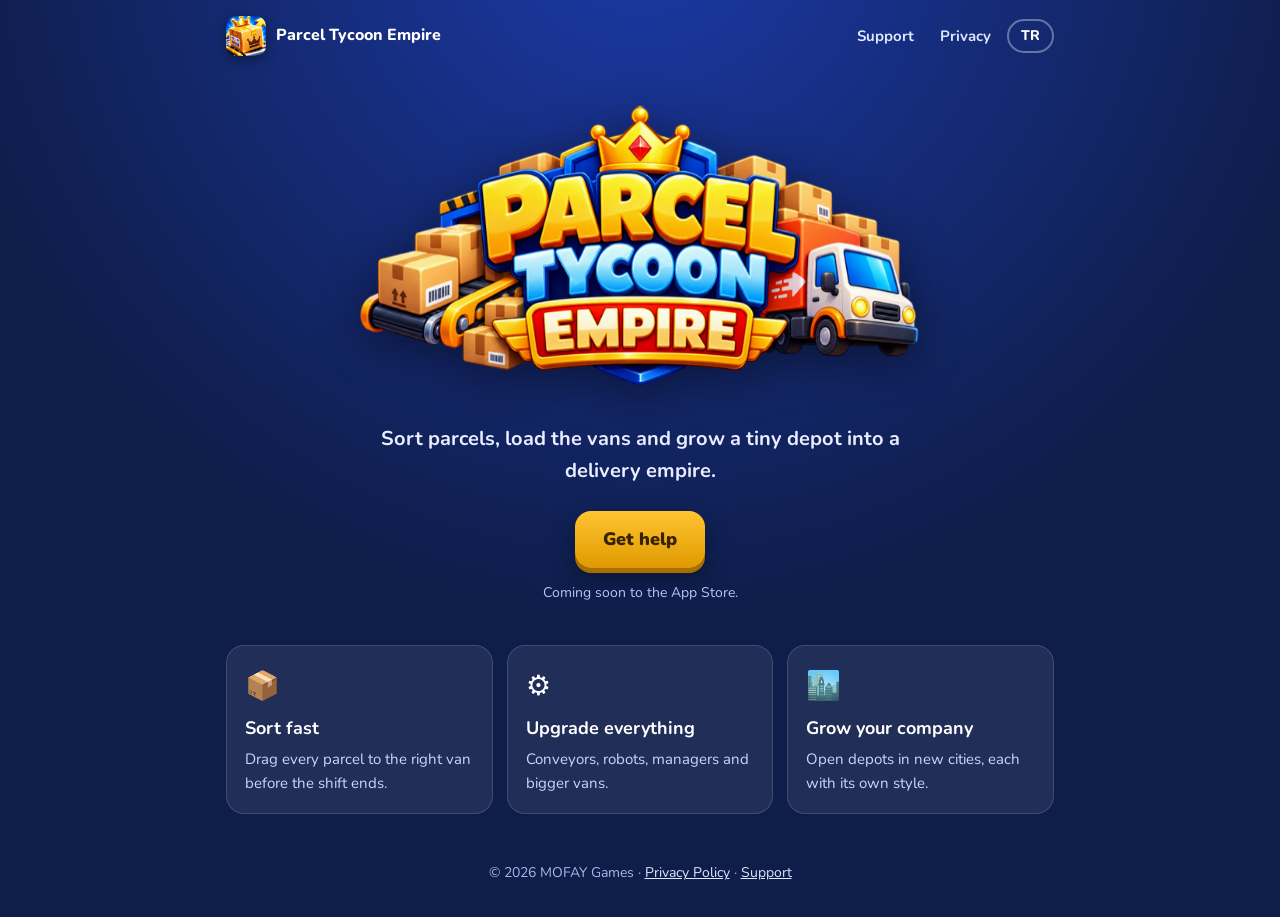
<file: index.html>
<!doctype html>
<html lang="en">
<head>
<meta charset="utf-8">
<meta name="viewport" content="width=device-width, initial-scale=1">
<title>Parcel Tycoon Empire</title>
<meta name="description" content="Parcel Tycoon Empire: sort parcels, load vans and grow a small depot into a delivery empire. A mobile game by MOFAY Games.">
<link rel="icon" href="img/favicon.png">
<link rel="apple-touch-icon" href="img/icon.png">
<link rel="preconnect" href="https://fonts.googleapis.com">
<link rel="preconnect" href="https://fonts.gstatic.com" crossorigin>
<link href="https://fonts.googleapis.com/css2?family=Nunito:wght@400;700;800;900&display=swap" rel="stylesheet">
<link rel="stylesheet" href="style.css">
<script src="lang.js"></script>
</head>
<body>
<div class="wrap">
  <header class="top">
    <a class="brand" href="./"><img src="img/icon.png" alt=""><span>Parcel Tycoon Empire</span></a>
    <nav class="nav">
      <a href="support.html"><span data-l="en">Support</span><span data-l="tr">Destek</span></a>
      <a href="privacy.html"><span data-l="en">Privacy</span><span data-l="tr">Gizlilik</span></a>
      <button class="lang" type="button" aria-label="Language / Dil"><span data-l="en">TR</span><span data-l="tr">EN</span></button>
    </nav>
  </header>

  <section class="hero">
    <img class="logo" src="img/logo.png" alt="Parcel Tycoon Empire">
    <p class="tag" data-l="en">Sort parcels, load the vans and grow a tiny depot into a delivery empire.</p>
    <p class="tag" data-l="tr">Kolileri ayır, minibüsleri doldur, küçük bir depoyu kargo imparatorluğuna dönüştür.</p>
    <a class="btn" href="support.html"><span data-l="en">Get help</span><span data-l="tr">Yardım al</span></a>
    <p class="soon" data-l="en">Coming soon to the App Store.</p>
    <p class="soon" data-l="tr">Yakında App Store'da.</p>
  </section>

  <section class="features">
    <div class="feature"><div class="ico">📦</div>
      <h3 data-l="en">Sort fast</h3><h3 data-l="tr">Hızlı ayır</h3>
      <p data-l="en">Drag every parcel to the right van before the shift ends.</p>
      <p data-l="tr">Vardiya bitmeden her koliyi doğru minibüse sürükle.</p></div>
    <div class="feature"><div class="ico">⚙️</div>
      <h3 data-l="en">Upgrade everything</h3><h3 data-l="tr">Her şeyi geliştir</h3>
      <p data-l="en">Conveyors, robots, managers and bigger vans.</p>
      <p data-l="tr">Bantlar, robotlar, müdürler ve daha büyük araçlar.</p></div>
    <div class="feature"><div class="ico">🏙️</div>
      <h3 data-l="en">Grow your company</h3><h3 data-l="tr">Şirketini büyüt</h3>
      <p data-l="en">Open depots in new cities, each with its own style.</p>
      <p data-l="tr">Her biri farklı yeni şehirlerde depo aç.</p></div>
  </section>

  <footer>
    © 2026 MOFAY Games ·
    <a href="privacy.html"><span data-l="en">Privacy Policy</span><span data-l="tr">Gizlilik Politikası</span></a> ·
    <a href="support.html"><span data-l="en">Support</span><span data-l="tr">Destek</span></a>
  </footer>
</div>
</body>
</html>
</file>
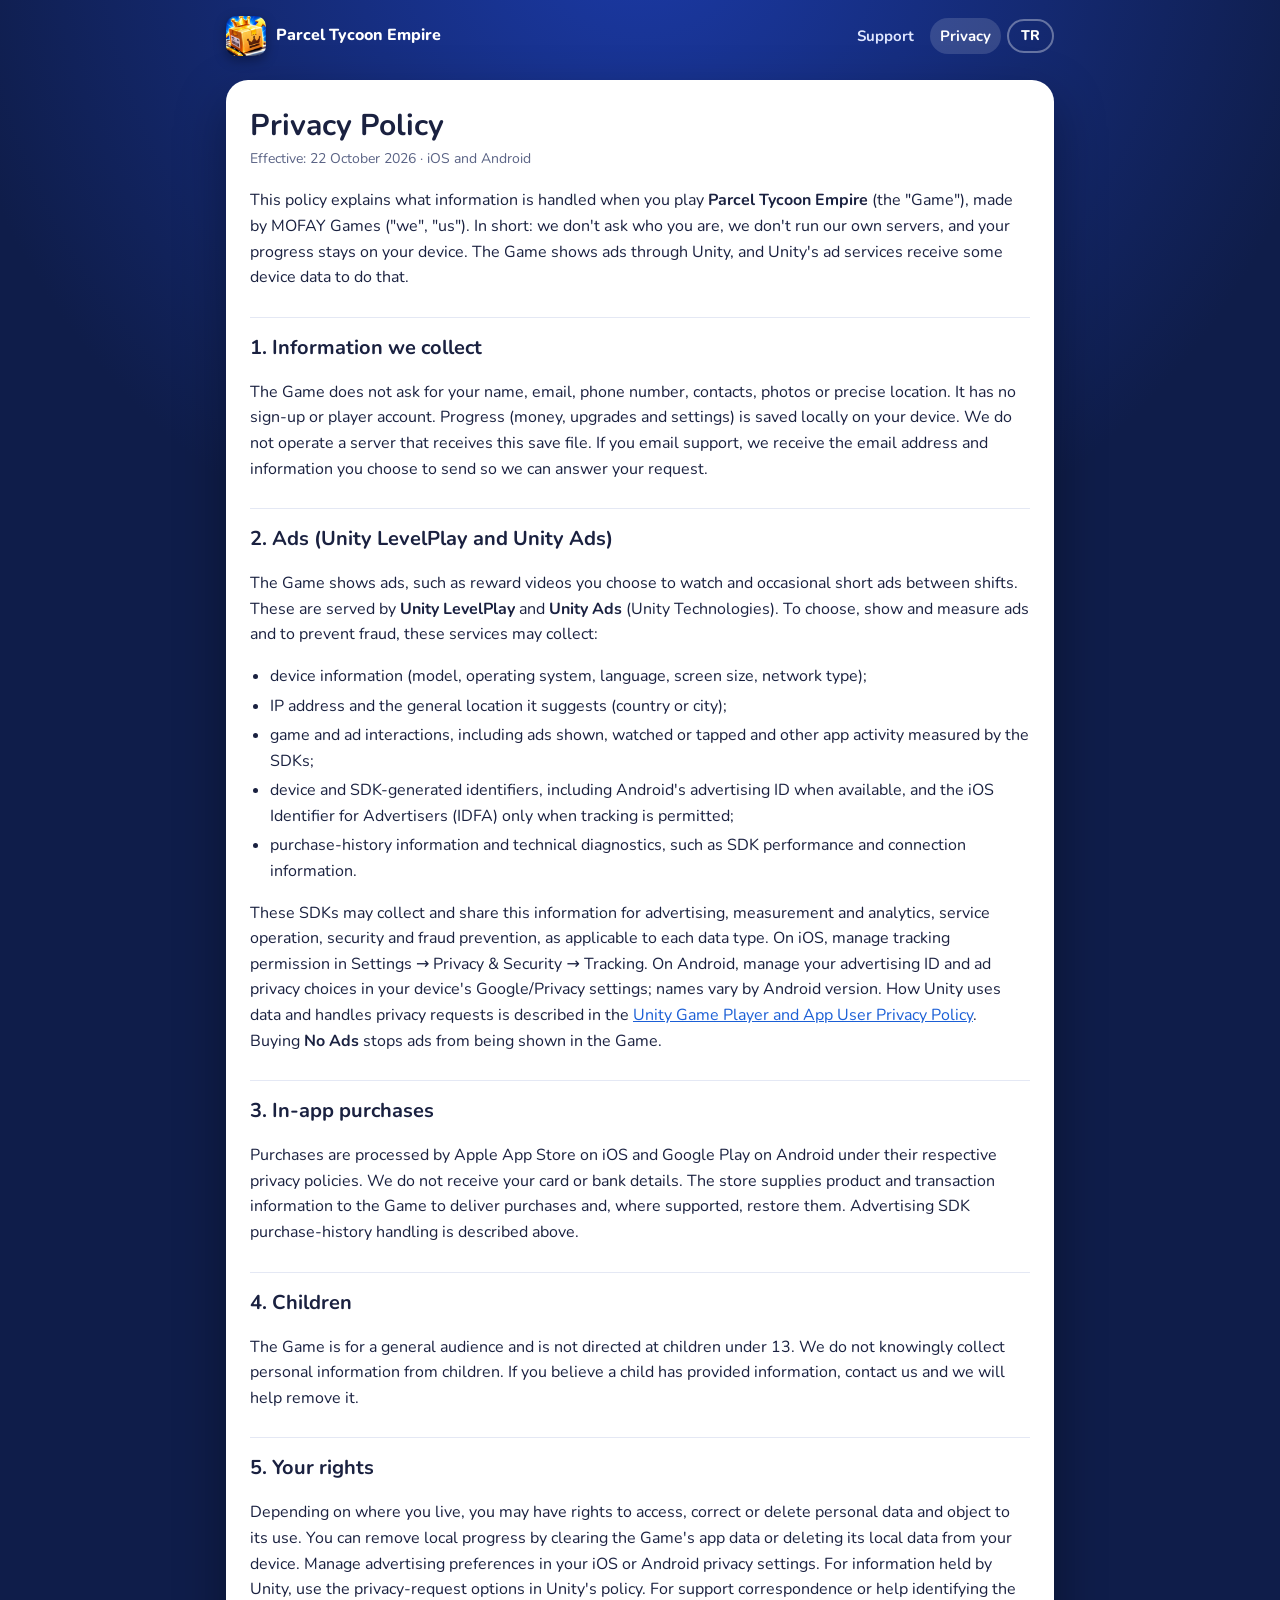
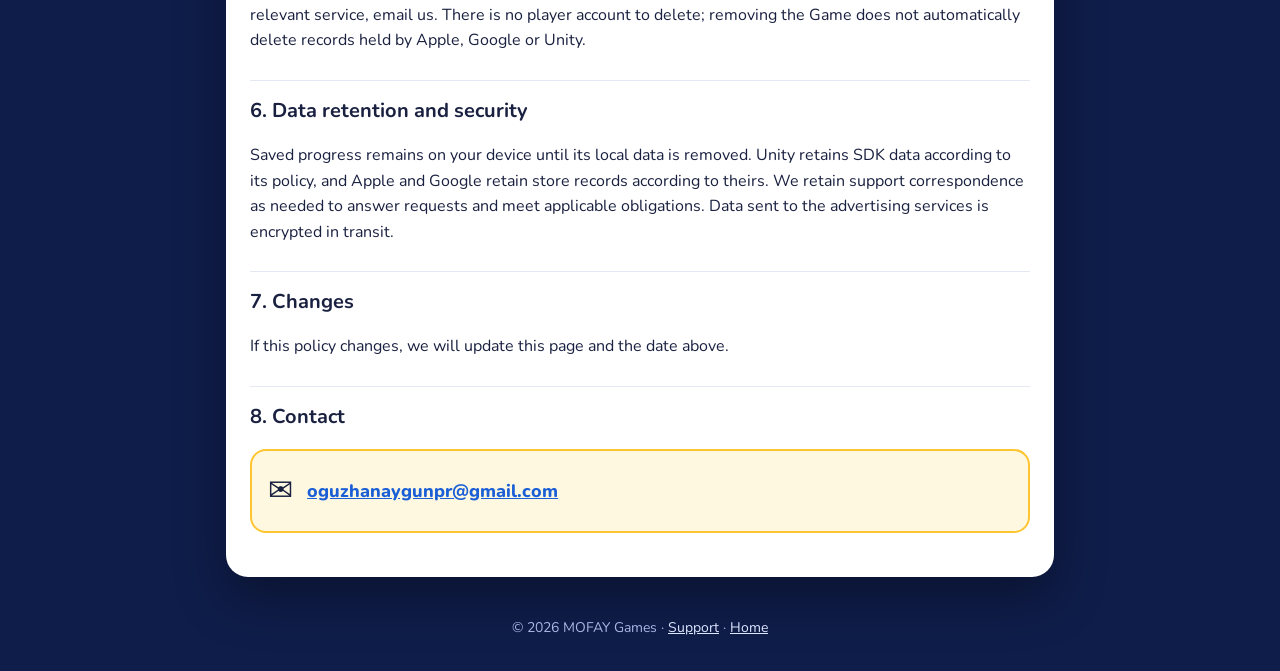
<file: privacy.html>
<!doctype html>
<html lang="en">
<head>
<meta charset="utf-8">
<meta name="viewport" content="width=device-width, initial-scale=1">
<title>Privacy Policy · Parcel Tycoon Empire</title>
<meta name="description" content="Privacy Policy for Parcel Tycoon Empire by MOFAY Games.">
<link rel="icon" href="img/favicon.png">
<link rel="apple-touch-icon" href="img/icon.png">
<link rel="preconnect" href="https://fonts.googleapis.com">
<link rel="preconnect" href="https://fonts.gstatic.com" crossorigin>
<link href="https://fonts.googleapis.com/css2?family=Nunito:wght@400;700;800;900&display=swap" rel="stylesheet">
<link rel="stylesheet" href="style.css">
<script src="lang.js"></script>
</head>
<body>
<div class="wrap">
  <header class="top">
    <a class="brand" href="./"><img src="img/icon.png" alt=""><span>Parcel Tycoon Empire</span></a>
    <nav class="nav">
      <a href="support.html"><span data-l="en">Support</span><span data-l="tr">Destek</span></a>
      <a class="on" href="privacy.html"><span data-l="en">Privacy</span><span data-l="tr">Gizlilik</span></a>
      <button class="lang" type="button" aria-label="Language / Dil"><span data-l="en">TR</span><span data-l="tr">EN</span></button>
    </nav>
  </header>

  <main class="doc">
    <div data-l="en">
      <h1>Privacy Policy</h1>
      <p class="date">Effective: 22 October 2026 · iOS and Android</p>
      <p>This policy explains what information is handled when you play <b>Parcel Tycoon Empire</b> (the "Game"), made by MOFAY Games ("we", "us"). In short: we don't ask who you are, we don't run our own servers, and your progress stays on your device. The Game shows ads through Unity, and Unity's ad services receive some device data to do that.</p>

      <h2>1. Information we collect</h2>
      <p>The Game does not ask for your name, email, phone number, contacts, photos or precise location. It has no sign-up or player account. Progress (money, upgrades and settings) is saved locally on your device. We do not operate a server that receives this save file. If you email support, we receive the email address and information you choose to send so we can answer your request.</p>

      <h2>2. Ads (Unity LevelPlay and Unity Ads)</h2>
      <p>The Game shows ads, such as reward videos you choose to watch and occasional short ads between shifts. These are served by <b>Unity LevelPlay</b> and <b>Unity Ads</b> (Unity Technologies). To choose, show and measure ads and to prevent fraud, these services may collect:</p>
      <ul>
        <li>device information (model, operating system, language, screen size, network type);</li>
        <li>IP address and the general location it suggests (country or city);</li>
        <li>game and ad interactions, including ads shown, watched or tapped and other app activity measured by the SDKs;</li>
        <li>device and SDK-generated identifiers, including Android's advertising ID when available, and the iOS Identifier for Advertisers (IDFA) only when tracking is permitted;</li>
        <li>purchase-history information and technical diagnostics, such as SDK performance and connection information.</li>
      </ul>
      <p>These SDKs may collect and share this information for advertising, measurement and analytics, service operation, security and fraud prevention, as applicable to each data type. On iOS, manage tracking permission in Settings → Privacy &amp; Security → Tracking. On Android, manage your advertising ID and ad privacy choices in your device's Google/Privacy settings; names vary by Android version. How Unity uses data and handles privacy requests is described in the <a href="https://unity.com/legal/game-player-and-app-user-privacy-policy">Unity Game Player and App User Privacy Policy</a>. Buying <b>No Ads</b> stops ads from being shown in the Game.</p>

      <h2>3. In-app purchases</h2>
      <p>Purchases are processed by Apple App Store on iOS and Google Play on Android under their respective privacy policies. We do not receive your card or bank details. The store supplies product and transaction information to the Game to deliver purchases and, where supported, restore them. Advertising SDK purchase-history handling is described above.</p>

      <h2>4. Children</h2>
      <p>The Game is for a general audience and is not directed at children under 13. We do not knowingly collect personal information from children. If you believe a child has provided information, contact us and we will help remove it.</p>

      <h2>5. Your rights</h2>
      <p>Depending on where you live, you may have rights to access, correct or delete personal data and object to its use. You can remove local progress by clearing the Game's app data or deleting its local data from your device. Manage advertising preferences in your iOS or Android privacy settings. For information held by Unity, use the privacy-request options in Unity's policy. For support correspondence or help identifying the relevant service, email us. There is no player account to delete; removing the Game does not automatically delete records held by Apple, Google or Unity.</p>

      <h2>6. Data retention and security</h2>
      <p>Saved progress remains on your device until its local data is removed. Unity retains SDK data according to its policy, and Apple and Google retain store records according to theirs. We retain support correspondence as needed to answer requests and meet applicable obligations. Data sent to the advertising services is encrypted in transit.</p>

      <h2>7. Changes</h2>
      <p>If this policy changes, we will update this page and the date above.</p>

      <h2>8. Contact</h2>
      <div class="mail"><span class="ico">✉️</span><a href="mailto:oguzhanaygunpr@gmail.com?subject=Privacy">oguzhanaygunpr@gmail.com</a></div>
    </div>

    <div data-l="tr">
      <h1>Gizlilik Politikası</h1>
      <p class="date">Yürürlük tarihi: 22 Ekim 2026 · iOS ve Android</p>
      <p>Bu politika, MOFAY Games'in ("biz") geliştirdiği <b>Kargo İmparatorluğu: Tycoon / Parcel Tycoon Empire</b> ("Oyun") oynanırken hangi bilgilerin işlendiğini açıklar. Kısaca: kim olduğunu sormayız, kendi sunucumuz yoktur ve ilerlemen cihazında kalır. Oyun, Unity aracılığıyla reklam gösterir ve Unity'nin reklam hizmetleri bunun için bazı cihaz verilerini alır.</p>

      <h2>1. Topladığımız bilgiler</h2>
      <p>Oyun adını, e-postanı, telefon numaranı, rehberini, fotoğraflarını veya kesin konumunu istemez. Üyelik veya oyuncu hesabı yoktur. İlerlemen (para, geliştirmeler ve ayarlar) cihazında yerel olarak saklanır. Bu kayıt dosyasını alan bir sunucu işletmiyoruz. Desteğe e-posta gönderirsen, talebini yanıtlamak için e-posta adresini ve paylaşmayı seçtiğin bilgileri alırız.</p>

      <h2>2. Reklamlar (Unity LevelPlay ve Unity Ads)</h2>
      <p>Oyun, kendi seçtiğin ödüllü videolar ve vardiyalar arasında ara sıra çıkan kısa reklamlar gösterir. Bunları <b>Unity LevelPlay</b> ve <b>Unity Ads</b> (Unity Technologies) sunar. Reklamları seçmek, göstermek, ölçmek ve dolandırıcılığı önlemek için bu hizmetler şunları toplayabilir:</p>
      <ul>
        <li>cihaz bilgileri (model, işletim sistemi, dil, ekran boyutu, ağ türü);</li>
        <li>IP adresi ve buna göre yaklaşık konum (ülke veya şehir);</li>
        <li>gösterilen, izlenen veya dokunulan reklamlar ile SDK'ların ölçtüğü diğer uygulama etkinlikleri dahil oyun ve reklam etkileşimleri;</li>
        <li>kullanılabildiğinde Android reklam kimliği, yalnızca izleme izni verildiğinde iOS Reklam Tanımlayıcısı (IDFA) ve SDK'ların oluşturduğu tanımlayıcılar dahil cihaz kimlikleri;</li>
        <li>satın alma geçmişi bilgileri ile SDK performansı ve bağlantı bilgileri gibi teknik tanılama verileri.</li>
      </ul>
      <p>Bu SDK'lar, ilgili veri türüne göre reklam, ölçüm ve analiz, hizmetin işletilmesi, güvenlik ve dolandırıcılığın önlenmesi için bu bilgileri toplayabilir ve paylaşabilir. iOS'ta izleme iznini Ayarlar → Gizlilik ve Güvenlik → İzleme bölümünden yönetebilirsin. Android'de reklam kimliğini ve reklam gizliliği tercihlerini cihazının Google/Gizlilik ayarlarından yönetebilirsin; adlar Android sürümüne göre değişir. Unity'nin veri kullanımı ve gizlilik talepleri <a href="https://unity.com/legal/game-player-and-app-user-privacy-policy">Unity Oyuncu ve Uygulama Kullanıcısı Gizlilik Politikası</a>'nda açıklanır. <b>Reklamları Kaldır</b> satın alınırsa Oyun'da reklam gösterilmez.</p>

      <h2>3. Uygulama içi satın almalar</h2>
      <p>Satın almaları iOS'ta Apple App Store, Android'de Google Play kendi gizlilik politikaları kapsamında işler. Kart veya banka bilgilerin bize ulaşmaz. Mağaza, ürünün teslim edilmesi ve desteklenen ürünlerin geri yüklenmesi için ürün ve işlem bilgilerini Oyun'a iletir. Reklam SDK'larının satın alma geçmişi işlemesi yukarıda açıklanmıştır.</p>

      <h2>4. Çocuklar</h2>
      <p>Oyun genel kitleye yöneliktir ve 13 yaş altı çocuklara yönelik değildir. Çocuklardan bilerek kişisel bilgi toplamayız. Bir çocuğun bilgi verdiğini düşünüyorsan bize yaz, silinmesine yardım edelim.</p>

      <h2>5. Hakların</h2>
      <p>Yaşadığın yere göre kişisel verilerine erişme, düzeltme, silme ve işlenmesine itiraz etme hakların olabilir. Yerel ilerlemeyi Oyun'un uygulama verilerini temizleyerek veya cihazındaki yerel verilerini silerek kaldırabilirsin. Reklam tercihlerini iOS veya Android gizlilik ayarlarından yönetebilirsin. Unity'nin tuttuğu bilgiler için kendi politikasındaki gizlilik talebi seçeneklerini kullanabilirsin. Destek yazışmaları veya ilgili hizmeti bulma konusunda yardım için bize e-posta gönderebilirsin. Silinecek bir oyuncu hesabı yoktur; Oyun'u kaldırmak Apple, Google veya Unity'nin tuttuğu kayıtları kendiliğinden silmez.</p>

      <h2>6. Saklama ve güvenlik</h2>
      <p>Kayıtlı ilerleme, yerel verileri kaldırılana kadar cihazında kalır. Unity SDK verilerini kendi politikasına, Apple ve Google mağaza kayıtlarını kendi politikalarına göre saklar. Destek yazışmalarını talepleri yanıtlamak ve geçerli yükümlülükleri yerine getirmek için gerektiği sürece saklarız. Reklam hizmetlerine gönderilen veriler aktarım sırasında şifrelenir.</p>

      <h2>7. Değişiklikler</h2>
      <p>Bu politika değişirse bu sayfayı ve yukarıdaki tarihi güncelleriz.</p>

      <h2>8. İletişim</h2>
      <div class="mail"><span class="ico">✉️</span><a href="mailto:oguzhanaygunpr@gmail.com?subject=Gizlilik">oguzhanaygunpr@gmail.com</a></div>
    </div>
  </main>

  <footer>
    © 2026 MOFAY Games ·
    <a href="support.html"><span data-l="en">Support</span><span data-l="tr">Destek</span></a> ·
    <a href="./"><span data-l="en">Home</span><span data-l="tr">Ana sayfa</span></a>
  </footer>
</div>
</body>
</html>
</file>
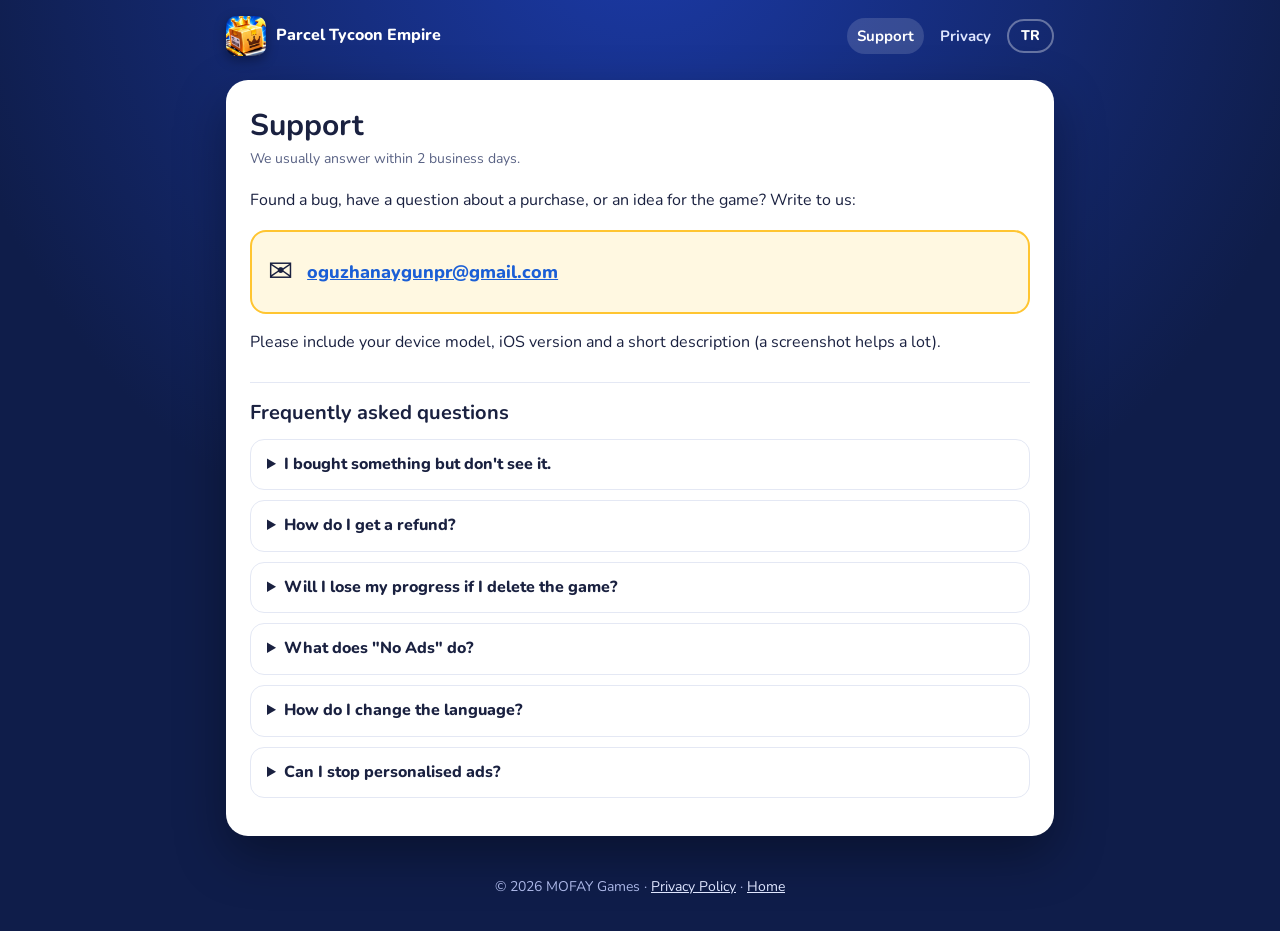
<file: support.html>
<!doctype html>
<html lang="en">
<head>
<meta charset="utf-8">
<meta name="viewport" content="width=device-width, initial-scale=1">
<title>Support · Parcel Tycoon Empire</title>
<meta name="description" content="Help and contact for Parcel Tycoon Empire.">
<link rel="icon" href="img/favicon.png">
<link rel="apple-touch-icon" href="img/icon.png">
<link rel="preconnect" href="https://fonts.googleapis.com">
<link rel="preconnect" href="https://fonts.gstatic.com" crossorigin>
<link href="https://fonts.googleapis.com/css2?family=Nunito:wght@400;700;800;900&display=swap" rel="stylesheet">
<link rel="stylesheet" href="style.css">
<script src="lang.js"></script>
</head>
<body>
<div class="wrap">
  <header class="top">
    <a class="brand" href="./"><img src="img/icon.png" alt=""><span>Parcel Tycoon Empire</span></a>
    <nav class="nav">
      <a class="on" href="support.html"><span data-l="en">Support</span><span data-l="tr">Destek</span></a>
      <a href="privacy.html"><span data-l="en">Privacy</span><span data-l="tr">Gizlilik</span></a>
      <button class="lang" type="button" aria-label="Language / Dil"><span data-l="en">TR</span><span data-l="tr">EN</span></button>
    </nav>
  </header>

  <main class="doc">
    <div data-l="en">
      <h1>Support</h1>
      <p class="date">We usually answer within 2 business days.</p>
      <p>Found a bug, have a question about a purchase, or an idea for the game? Write to us:</p>
      <div class="mail"><span class="ico">✉️</span><a href="mailto:oguzhanaygunpr@gmail.com?subject=Parcel%20Tycoon%20Empire">oguzhanaygunpr@gmail.com</a></div>
      <p>Please include your device model, iOS version and a short description (a screenshot helps a lot).</p>

      <h2>Frequently asked questions</h2>
      <details><summary>I bought something but don't see it.</summary>
        <p>Open the Shop and tap <b>Restore Purchases</b> at the bottom. Make sure you're signed in with the same Apple ID you used to buy. If it still doesn't appear, email us with the date of the purchase.</p></details>
      <details><summary>How do I get a refund?</summary>
        <p>Payments are handled by Apple, so refunds are requested from Apple at <a href="https://reportaproblem.apple.com">reportaproblem.apple.com</a>.</p></details>
      <details><summary>Will I lose my progress if I delete the game?</summary>
        <p>Yes. Your progress is saved only on your device, so deleting the app deletes it. Purchases that don't run out (like No Ads and cosmetics) can be restored with <b>Restore Purchases</b>; spent gold can't be restored.</p></details>
      <details><summary>What does "No Ads" do?</summary>
        <p>It removes every ad in the game, including the optional reward videos. Rewards are then given with one tap, with no daily limit.</p></details>
      <details><summary>How do I change the language?</summary>
        <p>Open Settings (the gear icon) and tap Language. The game supports English and Turkish.</p></details>
      <details><summary>Can I stop personalised ads?</summary>
        <p>Yes. In iOS go to Settings → Privacy &amp; Security → Tracking and turn off tracking for the game. You'll still see ads, but they won't be personalised.</p></details>
    </div>

    <div data-l="tr">
      <h1>Destek</h1>
      <p class="date">Genellikle 2 iş günü içinde cevap veriyoruz.</p>
      <p>Bir hata mı buldun, bir satın alma hakkında sorun mu var ya da oyun için bir fikrin mi var? Bize yaz:</p>
      <div class="mail"><span class="ico">✉️</span><a href="mailto:oguzhanaygunpr@gmail.com?subject=Kargo%20%C4%B0mparatorlu%C4%9Fu">oguzhanaygunpr@gmail.com</a></div>
      <p>Lütfen telefon modelini, iOS sürümünü ve kısa bir açıklama ekle (ekran görüntüsü çok yardımcı olur).</p>

      <h2>Sık sorulan sorular</h2>
      <details><summary>Satın aldım ama göremiyorum.</summary>
        <p>Mağazayı aç ve en alttaki <b>Satın Alımları Geri Yükle</b>'ye dokun. Satın aldığın Apple Kimliği ile giriş yapmış olduğundan emin ol. Hâlâ görünmüyorsa satın alma tarihini yazarak bize e-posta gönder.</p></details>
      <details><summary>Nasıl iade alırım?</summary>
        <p>Ödemeleri Apple yönetir; iade talebi Apple'dan <a href="https://reportaproblem.apple.com">reportaproblem.apple.com</a> adresinden yapılır.</p></details>
      <details><summary>Oyunu silersem ilerlemem gider mi?</summary>
        <p>Evet. İlerlemen yalnızca cihazında kayıtlıdır, uygulamayı silmek onu da siler. Kalıcı satın alımlar (Reklamları Kaldır ve görünümler gibi) <b>Satın Alımları Geri Yükle</b> ile geri gelir; harcanmış altın geri gelmez.</p></details>
      <details><summary>"Reklamları Kaldır" ne yapar?</summary>
        <p>Oyundaki tüm reklamları, isteğe bağlı ödül videoları dahil kaldırır. Ödüller tek dokunuşla ve günlük sınır olmadan verilir.</p></details>
      <details><summary>Dili nasıl değiştiririm?</summary>
        <p>Ayarlar'ı (dişli simgesi) aç ve Dil'e dokun. Oyun Türkçe ve İngilizce destekler.</p></details>
      <details><summary>Kişiselleştirilmiş reklamları kapatabilir miyim?</summary>
        <p>Evet. iOS'ta Ayarlar → Gizlilik ve Güvenlik → İzlemek bölümünden oyun için izlemeyi kapat. Reklam görmeye devam edersin ama kişiselleştirilmez.</p></details>
    </div>
  </main>

  <footer>
    © 2026 MOFAY Games ·
    <a href="privacy.html"><span data-l="en">Privacy Policy</span><span data-l="tr">Gizlilik Politikası</span></a> ·
    <a href="./"><span data-l="en">Home</span><span data-l="tr">Ana sayfa</span></a>
  </footer>
</div>
</body>
</html>
</file>
<file: style.css>
:root {
  --bg: #0f1d4a;
  --bg2: #1b3aa8;
  --card: #ffffff;
  --ink: #1a2140;
  --muted: #5a6385;
  --gold: #ffc531;
  --gold-dark: #e09a00;
  --line: #e4e8f4;
}
* { box-sizing: border-box; }
html { -webkit-text-size-adjust: 100%; }
body {
  margin: 0;
  font-family: "Nunito", system-ui, -apple-system, "Segoe UI", sans-serif;
  color: var(--ink);
  background: radial-gradient(circle at 50% -10%, var(--bg2) 0%, var(--bg) 60%) fixed, var(--bg);
  min-height: 100vh;
  line-height: 1.6;
}
a { color: #1b5fd6; }
.wrap { max-width: 860px; margin: 0 auto; padding: 0 16px; }

/* Top bar */
.top { display: flex; align-items: center; justify-content: space-between; padding: 16px 0; gap: 12px; }
.brand { display: flex; align-items: center; gap: 10px; color: #fff; text-decoration: none; font-weight: 800; }
.brand img { width: 40px; height: 40px; border-radius: 10px; box-shadow: 0 4px 12px rgba(0,0,0,.35); }
.nav { display: flex; align-items: center; gap: 6px; flex-wrap: wrap; justify-content: flex-end; }
.nav a { color: #dfe6ff; text-decoration: none; font-weight: 700; font-size: 15px; padding: 6px 10px; border-radius: 999px; }
.nav a:hover, .nav a.on { background: rgba(255,255,255,.14); color: #fff; }
.lang {
  border: 2px solid rgba(255,255,255,.35); background: transparent; color: #fff;
  font: inherit; font-weight: 800; font-size: 14px; padding: 4px 12px; border-radius: 999px; cursor: pointer;
}
.lang:hover { background: rgba(255,255,255,.14); }

/* Hero */
.hero { text-align: center; color: #fff; padding: 12px 0 40px; }
.hero .logo { width: min(560px, 100%); height: auto; filter: drop-shadow(0 10px 24px rgba(0,0,0,.45)); }
.hero p.tag { font-size: 20px; font-weight: 700; margin: 8px auto 24px; max-width: 560px; color: #e8edff; }
.btn {
  display: inline-block; background: linear-gradient(180deg, var(--gold) 0%, var(--gold-dark) 100%);
  color: #3a2400; font-weight: 900; text-decoration: none; padding: 14px 28px; border-radius: 16px;
  box-shadow: 0 5px 0 #a66f00, 0 10px 24px rgba(0,0,0,.35); font-size: 18px;
}
.soon { margin: 14px 0 0; font-size: 14px; color: #b9c5f2; }

/* Feature cards */
.features { display: grid; grid-template-columns: repeat(auto-fit, minmax(240px, 1fr)); gap: 14px; padding-bottom: 40px; }
.feature { background: rgba(255,255,255,.08); border: 1px solid rgba(255,255,255,.14); border-radius: 18px; padding: 18px; color: #fff; }
.feature .ico { font-size: 28px; }
.feature h3 { margin: 6px 0 4px; font-size: 18px; }
.feature p { margin: 0; color: #cdd6fb; font-size: 15px; }

/* Document card */
.doc { background: var(--card); border-radius: 22px; padding: 28px 24px; margin: 8px 0 32px; box-shadow: 0 20px 50px rgba(0,0,0,.35); }
.doc h1 { margin: 0 0 4px; font-size: 30px; line-height: 1.2; }
.doc .date { color: var(--muted); margin: 0 0 18px; font-size: 14px; }
.doc h2 { font-size: 20px; margin: 26px 0 6px; padding-top: 14px; border-top: 1px solid var(--line); }
.doc ul { padding-left: 20px; }
.doc li { margin: 4px 0; }
.mail {
  display: flex; align-items: center; gap: 14px; background: #fff8e1; border: 2px solid var(--gold);
  border-radius: 16px; padding: 16px; margin: 16px 0;
}
.mail .ico { font-size: 30px; }
.mail a { font-weight: 800; font-size: 18px; overflow-wrap: anywhere; }
details { border: 1px solid var(--line); border-radius: 14px; padding: 12px 16px; margin: 10px 0; }
details summary { font-weight: 800; cursor: pointer; }
details p { margin: 8px 0 2px; color: #333b5c; }

footer { color: #aab6e6; text-align: center; font-size: 14px; padding: 8px 0 32px; }
footer a { color: #dfe6ff; }

/* Language switching */
[data-l="tr"] { display: none; }
html[lang="tr"] [data-l="en"] { display: none; }
html[lang="tr"] [data-l="tr"] { display: revert; }

@media (max-width: 520px) {
  .brand span { display: none; }
  .hero p.tag { font-size: 17px; }
  .doc { padding: 22px 16px; }
  .doc h1 { font-size: 25px; }
  .mail { padding: 14px 12px; gap: 10px; }
  .mail a { font-size: 16px; }
}
</file>
